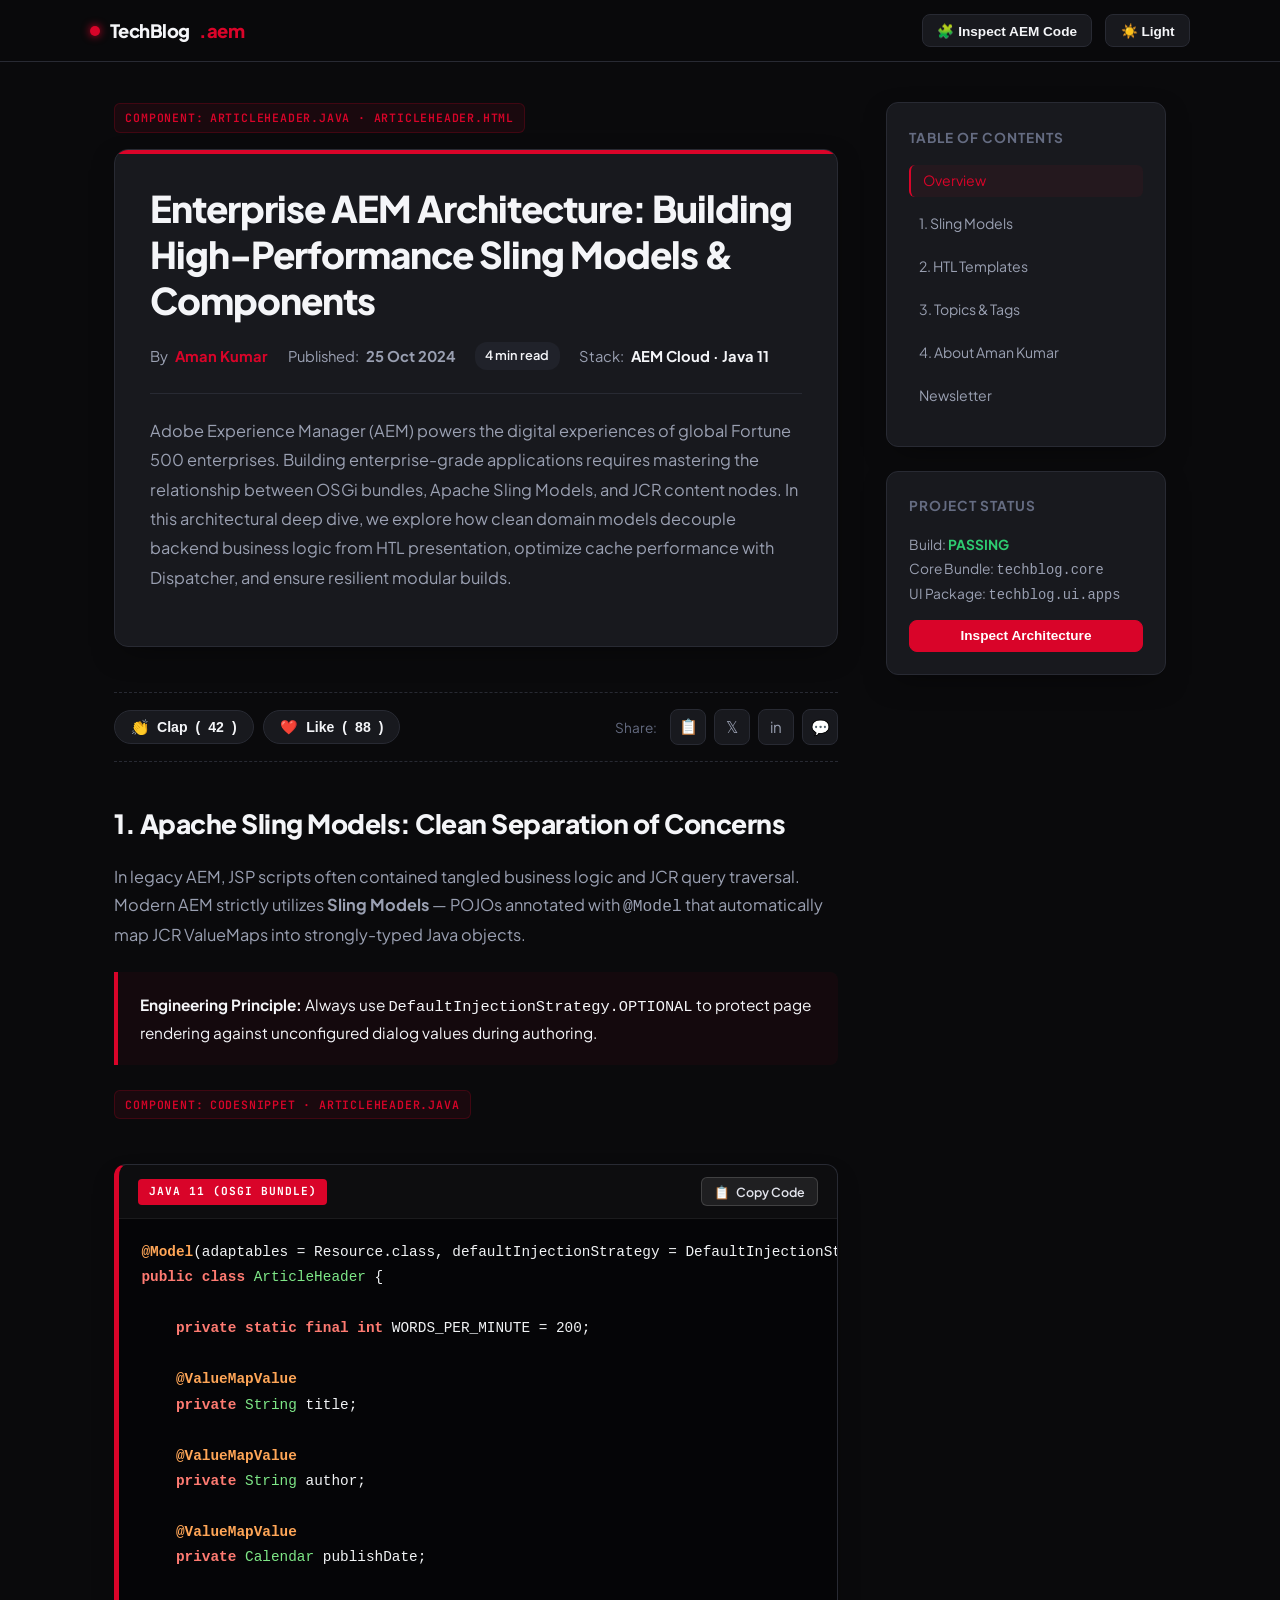
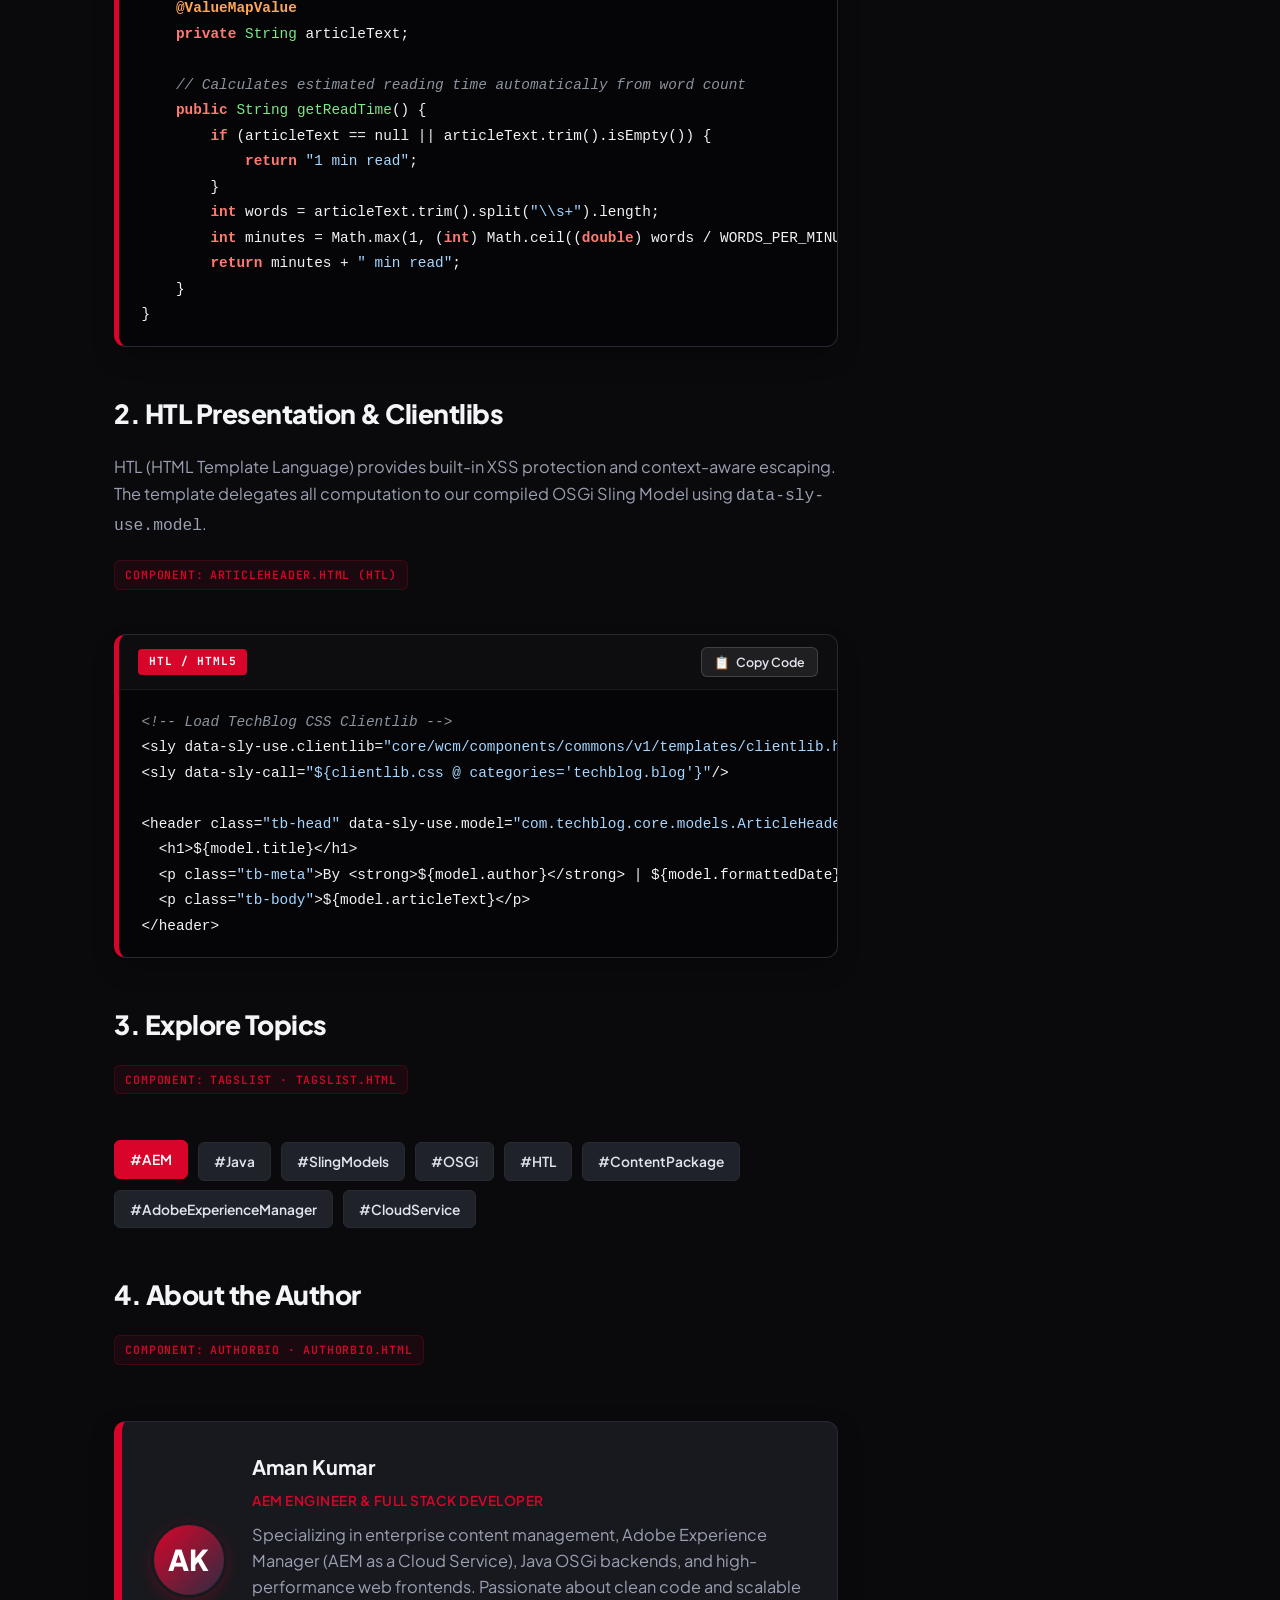
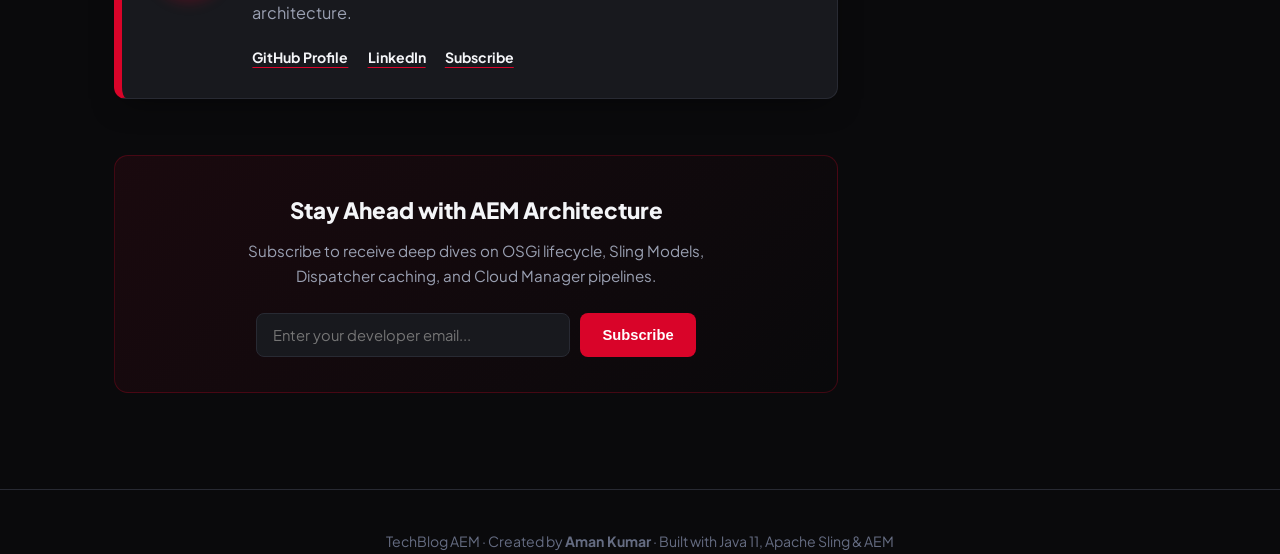
<file: index.html>
<!DOCTYPE html>
<html lang="en" data-theme="dark">
<head>
  <meta charset="UTF-8" />
  <meta name="viewport" content="width=device-width, initial-scale=1.0" />
  <meta name="description" content="TechBlog AEM — Enterprise CMS Architecture, Sling Models, OSGi, and HTL by Aman Kumar." />
  <meta name="author" content="Aman Kumar" />
  <title>TechBlog AEM — Enterprise CMS by Aman Kumar</title>

  <!-- Google Fonts -->
  <link rel="preconnect" href="https://fonts.googleapis.com" />
  <link rel="preconnect" href="https://fonts.gstatic.com" crossorigin />
  <link href="https://fonts.googleapis.com/css2?family=Plus+Jakarta+Sans:wght@400;500;600;700;800&family=JetBrains+Mono:wght@400;500;600;700&display=swap" rel="stylesheet" />

  <style>
    /* ========================================================
       DESIGN SYSTEM & CSS VARIABLES
       ======================================================== */
    :root {
      --primary: #d90429;
      --primary-hover: #ef233c;
      --primary-glow: rgba(217, 4, 41, 0.25);
      --font-main: 'Plus Jakarta Sans', system-ui, -apple-system, sans-serif;
      --font-code: 'JetBrains Mono', monospace;
      --transition: all 0.25s cubic-bezier(0.16, 1, 0.3, 1);
    }

    [data-theme="dark"] {
      --bg-body: #0a0a0c;
      --bg-surface: #121316;
      --bg-card: #18191e;
      --bg-card-hover: #1f2026;
      --border: #282a33;
      --border-highlight: #3c404f;
      --text-main: #f4f5f8;
      --text-muted: #9aa0b2;
      --text-dim: #656c82;
      --code-bg: #050507;
      --nav-bg: rgba(10, 10, 12, 0.85);
      --tag-bg: #20222a;
      --tag-hover: #d90429;
      --tag-text: #e2e4ec;
      --shadow: 0 10px 30px -10px rgba(0, 0, 0, 0.5);
    }

    [data-theme="light"] {
      --bg-body: #f8f9fa;
      --bg-surface: #ffffff;
      --bg-card: #ffffff;
      --bg-card-hover: #f1f3f5;
      --border: #e2e6eb;
      --border-highlight: #cbd3dc;
      --text-main: #111418;
      --text-muted: #495057;
      --text-dim: #868e96;
      --code-bg: #121316;
      --nav-bg: rgba(255, 255, 255, 0.88);
      --tag-bg: #e9ecef;
      --tag-hover: #d90429;
      --tag-text: #212529;
      --shadow: 0 10px 30px -10px rgba(0, 0, 0, 0.08);
    }

    /* Reset */
    *, *::before, *::after { box-sizing: border-box; margin: 0; padding: 0; }
    html { scroll-behavior: smooth; }
    body {
      font-family: var(--font-main);
      background-color: var(--bg-body);
      color: var(--text-main);
      line-height: 1.7;
      transition: background-color 0.3s ease, color 0.3s ease;
      min-height: 100vh;
      overflow-x: hidden;
    }

    /* Reading Progress Bar */
    #progress-container {
      position: fixed;
      top: 0;
      left: 0;
      width: 100%;
      height: 4px;
      background: transparent;
      z-index: 1000;
    }
    #progress-bar {
      height: 100%;
      width: 0%;
      background: linear-gradient(90deg, #d90429, #ff4d6d);
      box-shadow: 0 0 10px rgba(217, 4, 41, 0.7);
      transition: width 0.1s ease-out;
    }

    /* Sticky Navigation */
    .navbar {
      position: sticky;
      top: 0;
      z-index: 900;
      background: var(--nav-bg);
      backdrop-filter: blur(14px);
      -webkit-backdrop-filter: blur(14px);
      border-bottom: 1px solid var(--border);
      padding: 0.9rem 1.8rem;
    }
    .nav-container {
      max-width: 1100px;
      margin: 0 auto;
      display: flex;
      align-items: center;
      justify-content: space-between;
      gap: 1rem;
    }
    .brand {
      display: flex;
      align-items: center;
      gap: 0.6rem;
      text-decoration: none;
      color: var(--text-main);
      font-weight: 800;
      font-size: 1.15rem;
      letter-spacing: -0.5px;
    }
    .brand-badge {
      display: inline-block;
      width: 10px;
      height: 10px;
      background: var(--primary);
      border-radius: 50%;
      box-shadow: 0 0 8px var(--primary);
    }
    .brand-tag {
      background: var(--border);
      color: var(--text-muted);
      font-size: 0.7rem;
      padding: 0.15rem 0.5rem;
      border-radius: 4px;
      font-weight: 700;
      letter-spacing: 0.5px;
    }
    .nav-actions {
      display: flex;
      align-items: center;
      gap: 0.8rem;
    }
    .btn-nav {
      background: var(--bg-card);
      border: 1px solid var(--border);
      color: var(--text-main);
      padding: 0.45rem 0.9rem;
      border-radius: 8px;
      font-size: 0.85rem;
      font-weight: 600;
      cursor: pointer;
      display: inline-flex;
      align-items: center;
      gap: 0.4rem;
      transition: var(--transition);
      text-decoration: none;
    }
    .btn-nav:hover {
      border-color: var(--primary);
      color: var(--primary);
      transform: translateY(-1px);
    }
    .btn-primary {
      background: var(--primary);
      color: #fff !important;
      border-color: var(--primary);
    }
    .btn-primary:hover {
      background: var(--primary-hover);
      box-shadow: 0 4px 14px var(--primary-glow);
    }

    /* Layout */
    .container {
      max-width: 1100px;
      margin: 0 auto;
      padding: 2.5rem 1.5rem 5rem;
      display: grid;
      grid-template-columns: 1fr 280px;
      gap: 3rem;
    }
    @media (max-width: 900px) {
      .container {
        grid-template-columns: 1fr;
        gap: 2rem;
      }
      .sidebar { display: none; }
    }

    /* Main Article Area */
    .main-content { min-width: 0; }

    /* Component Badge Indicator */
    .component-label {
      display: inline-flex;
      align-items: center;
      gap: 0.4rem;
      font-family: var(--font-code);
      font-size: 0.72rem;
      font-weight: 600;
      color: var(--primary);
      background: rgba(217, 4, 41, 0.08);
      border: 1px solid rgba(217, 4, 41, 0.2);
      padding: 0.25rem 0.65rem;
      border-radius: 6px;
      margin-bottom: 1rem;
      text-transform: uppercase;
      letter-spacing: 0.8px;
    }

    /* Article Header */
    .article-header {
      background: var(--bg-card);
      border: 1px solid var(--border);
      border-radius: 14px;
      padding: 2.2rem;
      box-shadow: var(--shadow);
      margin-bottom: 2rem;
      position: relative;
      overflow: hidden;
    }
    .article-header::before {
      content: '';
      position: absolute;
      top: 0;
      left: 0;
      width: 100%;
      height: 4px;
      background: var(--primary);
    }
    .article-title {
      font-size: 2.3rem;
      font-weight: 800;
      line-height: 1.25;
      letter-spacing: -1px;
      margin-bottom: 1.2rem;
      color: var(--text-main);
    }
    .meta-bar {
      display: flex;
      flex-wrap: wrap;
      align-items: center;
      gap: 1.2rem;
      color: var(--text-muted);
      font-size: 0.92rem;
      padding-bottom: 1.4rem;
      margin-bottom: 1.4rem;
      border-bottom: 1px solid var(--border);
    }
    .meta-item {
      display: flex;
      align-items: center;
      gap: 0.45rem;
    }
    .author-highlight {
      color: var(--primary);
      font-weight: 700;
    }
    .read-time-pill {
      background: var(--tag-bg);
      color: var(--text-main);
      padding: 0.2rem 0.65rem;
      border-radius: 12px;
      font-size: 0.8rem;
      font-weight: 600;
    }
    .article-lead {
      font-size: 1.12rem;
      color: var(--text-main);
      line-height: 1.8;
      font-weight: 400;
    }

    /* Social Share & Action Bar */
    .action-toolbar {
      display: flex;
      align-items: center;
      justify-content: space-between;
      flex-wrap: wrap;
      gap: 1rem;
      padding: 1rem 0;
      margin: 1.5rem 0 2.5rem;
      border-top: 1px dashed var(--border);
      border-bottom: 1px dashed var(--border);
    }
    .reactions {
      display: flex;
      align-items: center;
      gap: 0.6rem;
    }
    .btn-react {
      background: var(--bg-card);
      border: 1px solid var(--border);
      color: var(--text-main);
      padding: 0.5rem 1rem;
      border-radius: 20px;
      font-size: 0.88rem;
      font-weight: 600;
      cursor: pointer;
      display: inline-flex;
      align-items: center;
      gap: 0.5rem;
      transition: var(--transition);
    }
    .btn-react:hover {
      border-color: var(--primary);
      transform: scale(1.04);
    }
    .btn-react.active {
      background: rgba(217, 4, 41, 0.12);
      border-color: var(--primary);
      color: var(--primary);
    }
    .share-group {
      display: flex;
      align-items: center;
      gap: 0.5rem;
    }
    .share-btn {
      width: 36px;
      height: 36px;
      border-radius: 8px;
      border: 1px solid var(--border);
      background: var(--bg-card);
      color: var(--text-muted);
      display: flex;
      align-items: center;
      justify-content: center;
      cursor: pointer;
      text-decoration: none;
      font-size: 0.95rem;
      transition: var(--transition);
    }
    .share-btn:hover {
      border-color: var(--primary);
      color: var(--primary);
      transform: translateY(-2px);
    }

    /* Typography & Sections */
    .content-section {
      margin-bottom: 2.8rem;
    }
    .content-section h2 {
      font-size: 1.65rem;
      font-weight: 800;
      letter-spacing: -0.5px;
      margin: 0 0 1rem;
      color: var(--text-main);
      display: flex;
      align-items: center;
      gap: 0.5rem;
    }
    .content-section p {
      color: var(--text-muted);
      margin-bottom: 1.2rem;
      font-size: 1.02rem;
    }
    .callout {
      background: rgba(217, 4, 41, 0.05);
      border-left: 4px solid var(--primary);
      padding: 1.2rem 1.4rem;
      border-radius: 0 8px 8px 0;
      margin: 1.5rem 0;
    }
    .callout p {
      color: var(--text-main);
      margin: 0;
      font-size: 0.96rem;
    }

    /* Code Snippet Component */
    .code-container {
      background: var(--code-bg);
      border: 1px solid var(--border);
      border-left: 5px solid var(--primary);
      border-radius: 12px;
      overflow: hidden;
      margin: 1.8rem 0;
      box-shadow: 0 12px 28px -8px rgba(0,0,0,0.4);
    }
    .code-header {
      display: flex;
      align-items: center;
      justify-content: space-between;
      padding: 0.75rem 1.2rem;
      background: rgba(255, 255, 255, 0.03);
      border-bottom: 1px solid rgba(255, 255, 255, 0.06);
    }
    .code-lang-badge {
      background: var(--primary);
      color: #fff;
      font-family: var(--font-code);
      font-size: 0.7rem;
      font-weight: 700;
      padding: 0.2rem 0.65rem;
      border-radius: 4px;
      letter-spacing: 1px;
      text-transform: uppercase;
    }
    .btn-copy {
      background: rgba(255, 255, 255, 0.08);
      border: 1px solid rgba(255, 255, 255, 0.15);
      color: #e2e4ec;
      padding: 0.35rem 0.75rem;
      border-radius: 6px;
      font-size: 0.78rem;
      font-family: var(--font-main);
      font-weight: 600;
      cursor: pointer;
      display: inline-flex;
      align-items: center;
      gap: 0.35rem;
      transition: var(--transition);
    }
    .btn-copy:hover {
      background: var(--primary);
      border-color: var(--primary);
      color: #fff;
    }
    .code-body {
      padding: 1.2rem 1.4rem;
      overflow-x: auto;
    }
    .code-body pre {
      margin: 0;
      font-family: var(--font-code);
      font-size: 0.9rem;
      line-height: 1.7;
      color: #f1f3f5;
    }
    /* Syntax highlights */
    .token-kw { color: #ff7b72; font-weight: 600; }
    .token-ann { color: #ffa657; font-weight: 600; }
    .token-str { color: #a5d6ff; }
    .token-type { color: #7ee787; }
    .token-comment { color: #8b949e; font-style: italic; }

    /* Author Bio Card Component */
    .author-card {
      background: var(--bg-card);
      border: 1px solid var(--border);
      border-left: 8px solid var(--primary);
      border-radius: 12px;
      padding: 1.8rem;
      margin: 2.5rem 0;
      display: flex;
      gap: 1.6rem;
      align-items: center;
      box-shadow: var(--shadow);
    }
    .author-avatar {
      width: 76px;
      height: 76px;
      background: linear-gradient(135deg, #d90429, #2b2d42);
      border-radius: 50%;
      display: flex;
      align-items: center;
      justify-content: center;
      color: #fff;
      font-weight: 800;
      font-size: 1.8rem;
      flex-shrink: 0;
      border: 3px solid var(--bg-card);
      box-shadow: 0 4px 14px var(--primary-glow);
    }
    .author-info h3 {
      font-size: 1.25rem;
      font-weight: 700;
      margin-bottom: 0.3rem;
      color: var(--text-main);
    }
    .author-role {
      font-size: 0.85rem;
      color: var(--primary);
      font-weight: 600;
      margin-bottom: 0.6rem;
      text-transform: uppercase;
      letter-spacing: 0.5px;
    }
    .author-bio {
      color: var(--text-muted);
      font-size: 0.95rem;
      margin-bottom: 0.9rem;
      line-height: 1.6;
    }
    .author-links {
      display: flex;
      gap: 1.2rem;
    }
    .author-links a {
      color: var(--text-main);
      font-weight: 700;
      font-size: 0.88rem;
      text-decoration: underline;
      text-decoration-color: var(--primary);
      text-underline-offset: 4px;
      transition: color 0.2s;
    }
    .author-links a:hover { color: var(--primary); }

    /* Tags Component */
    .tags-container {
      margin: 2rem 0;
    }
    .tags-list {
      list-style: none;
      display: flex;
      flex-wrap: wrap;
      gap: 0.6rem;
    }
    .tag-item {
      background: var(--tag-bg);
      color: var(--tag-text);
      padding: 0.4rem 0.95rem;
      border-radius: 6px;
      font-size: 0.86rem;
      font-weight: 600;
      cursor: pointer;
      border: 1px solid var(--border);
      transition: var(--transition);
      user-select: none;
    }
    .tag-item:hover, .tag-item.active {
      background: var(--primary);
      color: #fff;
      border-color: var(--primary);
      transform: translateY(-2px);
    }

    /* Newsletter Box */
    .newsletter-card {
      background: linear-gradient(135deg, rgba(217, 4, 41, 0.08), rgba(0, 0, 0, 0.02));
      border: 1px solid rgba(217, 4, 41, 0.25);
      border-radius: 14px;
      padding: 2.2rem;
      margin: 3.5rem 0 1rem;
      text-align: center;
    }
    .newsletter-card h3 {
      font-size: 1.4rem;
      font-weight: 800;
      margin-bottom: 0.5rem;
      color: var(--text-main);
    }
    .newsletter-card p {
      color: var(--text-muted);
      font-size: 0.95rem;
      max-width: 500px;
      margin: 0 auto 1.5rem;
    }
    .newsletter-form {
      display: flex;
      max-width: 440px;
      margin: 0 auto;
      gap: 0.6rem;
    }
    .newsletter-input {
      flex: 1;
      background: var(--bg-card);
      border: 1px solid var(--border);
      border-radius: 8px;
      padding: 0.75rem 1rem;
      color: var(--text-main);
      font-family: var(--font-main);
      font-size: 0.92rem;
      outline: none;
      transition: border-color 0.2s;
    }
    .newsletter-input:focus { border-color: var(--primary); }
    .btn-subscribe {
      background: var(--primary);
      color: #fff;
      border: none;
      border-radius: 8px;
      padding: 0.75rem 1.4rem;
      font-weight: 700;
      font-size: 0.92rem;
      cursor: pointer;
      transition: var(--transition);
    }
    .btn-subscribe:hover {
      background: var(--primary-hover);
      box-shadow: 0 4px 14px var(--primary-glow);
    }

    /* Sticky Sidebar / Table of Contents */
    .sidebar {
      position: sticky;
      top: 5rem;
      height: fit-content;
    }
    .sidebar-card {
      background: var(--bg-card);
      border: 1px solid var(--border);
      border-radius: 12px;
      padding: 1.4rem;
      margin-bottom: 1.5rem;
      box-shadow: var(--shadow);
    }
    .sidebar-title {
      font-size: 0.85rem;
      font-weight: 700;
      color: var(--text-dim);
      text-transform: uppercase;
      letter-spacing: 1px;
      margin-bottom: 1rem;
    }
    .toc-list {
      list-style: none;
    }
    .toc-item {
      margin-bottom: 0.7rem;
    }
    .toc-link {
      color: var(--text-muted);
      text-decoration: none;
      font-size: 0.88rem;
      display: block;
      padding: 0.25rem 0.5rem;
      border-radius: 6px;
      border-left: 2px solid transparent;
      transition: var(--transition);
    }
    .toc-link:hover, .toc-link.active {
      color: var(--primary);
      border-left-color: var(--primary);
      background: rgba(217, 4, 41, 0.06);
      padding-left: 0.75rem;
    }

    /* Recruiter / AEM Architecture Modal */
    .modal-overlay {
      position: fixed;
      inset: 0;
      background: rgba(0, 0, 0, 0.75);
      backdrop-filter: blur(8px);
      z-index: 2000;
      display: none;
      align-items: center;
      justify-content: center;
      padding: 1.5rem;
    }
    .modal-overlay.open { display: flex; }
    .modal-card {
      background: var(--bg-card);
      border: 1px solid var(--border);
      border-radius: 16px;
      max-width: 680px;
      width: 100%;
      max-height: 85vh;
      overflow-y: auto;
      padding: 2rem;
      box-shadow: 0 20px 50px rgba(0,0,0,0.6);
      position: relative;
    }
    .modal-header {
      display: flex;
      justify-content: space-between;
      align-items: center;
      margin-bottom: 1.4rem;
      border-bottom: 1px solid var(--border);
      padding-bottom: 0.8rem;
    }
    .modal-title {
      font-size: 1.3rem;
      font-weight: 800;
      color: var(--text-main);
    }
    .modal-close {
      background: transparent;
      border: none;
      color: var(--text-muted);
      font-size: 1.5rem;
      cursor: pointer;
      line-height: 1;
    }
    .arch-table {
      width: 100%;
      border-collapse: collapse;
      margin: 1rem 0;
      font-size: 0.85rem;
    }
    .arch-table th, .arch-table td {
      border: 1px solid var(--border);
      padding: 0.65rem 0.85rem;
      text-align: left;
    }
    .arch-table th {
      background: var(--bg-surface);
      color: var(--text-dim);
      font-weight: 700;
      text-transform: uppercase;
      font-size: 0.72rem;
      letter-spacing: 0.5px;
    }
    .arch-table code {
      font-family: var(--font-code);
      color: var(--primary);
      font-size: 0.8rem;
    }

    /* Toast Notification */
    #toast {
      position: fixed;
      bottom: 2rem;
      right: 2rem;
      background: #000;
      color: #fff;
      border: 1px solid var(--primary);
      padding: 0.75rem 1.4rem;
      border-radius: 8px;
      font-size: 0.9rem;
      font-weight: 600;
      box-shadow: 0 10px 25px rgba(0,0,0,0.4);
      z-index: 3000;
      transform: translateY(100px);
      opacity: 0;
      transition: transform 0.3s cubic-bezier(0.16, 1, 0.3, 1), opacity 0.3s ease;
      pointer-events: none;
    }
    #toast.show {
      transform: translateY(0);
      opacity: 1;
    }

    /* Footer */
    footer {
      border-top: 1px solid var(--border);
      padding: 2.5rem 1.5rem;
      text-align: center;
      color: var(--text-dim);
      font-size: 0.88rem;
    }
    footer a { color: var(--primary); text-decoration: none; font-weight: 600; }
  </style>
</head>
<body>

  <!-- Top Reading Progress Indicator -->
  <div id="progress-container"><div id="progress-bar"></div></div>

  <!-- Sticky Navbar -->
  <header class="navbar">
    <div class="nav-container">
      <a href="#" class="brand">
        <span class="brand-badge"></span>
        TechBlog<span style="color:var(--primary);">.aem</span>
      </a>
      <div class="nav-actions">
        <button class="btn-nav" id="btn-inspect" title="View AEM Architecture">
          🧩 Inspect AEM Code
        </button>
        <button class="btn-nav" id="btn-theme" title="Toggle Dark/Light Mode">
          🌙 Theme
        </button>
      </div>
    </div>
  </header>

  <!-- Content Grid -->
  <div class="container">

    <!-- Main Reading Column -->
    <main class="main-content">

      <!-- COMPONENT 1: ARTICLE HEADER -->
      <section id="overview" class="content-section">
        <div class="component-label">
          <span>Component:</span> ArticleHeader.java &middot; articleheader.html
        </div>
        <article class="article-header">
          <h1 class="article-title">Enterprise AEM Architecture: Building High-Performance Sling Models & Components</h1>
          <div class="meta-bar">
            <div class="meta-item">
              <span>By</span>
              <span class="author-highlight">Aman Kumar</span>
            </div>
            <div class="meta-item">
              <span>Published:</span>
              <strong>25 Oct 2024</strong>
            </div>
            <div class="meta-item">
              <span class="read-time-pill" id="calculated-read-time">4 min read</span>
            </div>
            <div class="meta-item">
              <span>Stack:</span>
              <strong style="color:var(--text-main);">AEM Cloud &middot; Java 11</strong>
            </div>
          </div>
          <p class="article-lead" id="article-body-text">
            Adobe Experience Manager (AEM) powers the digital experiences of global Fortune 500 enterprises. Building enterprise-grade applications requires mastering the relationship between OSGi bundles, Apache Sling Models, and JCR content nodes. 
            In this architectural deep dive, we explore how clean domain models decouple backend business logic from HTL presentation, optimize cache performance with Dispatcher, and ensure resilient modular builds.
          </p>
        </article>
      </section>

      <!-- Action Toolbar (Reactions & Sharing) -->
      <div class="action-toolbar">
        <div class="reactions">
          <button class="btn-react" id="btn-clap">
            👏 <span id="clap-text">Clap</span> (<strong id="clap-count">42</strong>)
          </button>
          <button class="btn-react" id="btn-like">
            ❤️ <span id="like-text">Like</span> (<strong id="like-count">88</strong>)
          </button>
        </div>
        <div class="share-group">
          <span style="font-size:0.85rem; color:var(--text-dim); margin-right:0.3rem;">Share:</span>
          <button class="share-btn" id="share-copy" title="Copy Link to Clipboard">📋</button>
          <a class="share-btn" id="share-x" target="_blank" rel="noopener" title="Share on X / Twitter">𝕏</a>
          <a class="share-btn" id="share-li" target="_blank" rel="noopener" title="Share on LinkedIn">in</a>
          <a class="share-btn" id="share-wa" target="_blank" rel="noopener" title="Share on WhatsApp">💬</a>
        </div>
      </div>

      <!-- SECTION 2: ARCHITECTURE & SLING MODELS -->
      <section id="sling-models" class="content-section">
        <h2>1. Apache Sling Models: Clean Separation of Concerns</h2>
        <p>
          In legacy AEM, JSP scripts often contained tangled business logic and JCR query traversal. Modern AEM strictly utilizes <strong>Sling Models</strong> — POJOs annotated with <code>@Model</code> that automatically map JCR ValueMaps into strongly-typed Java objects.
        </p>

        <div class="callout">
          <p>
            <strong>Engineering Principle:</strong> Always use <code>DefaultInjectionStrategy.OPTIONAL</code> to protect page rendering against unconfigured dialog values during authoring.
          </p>
        </div>

        <!-- COMPONENT 2: CODE SNIPPET -->
        <div class="component-label">
          <span>Component:</span> CodeSnippet &middot; ArticleHeader.java
        </div>
        <div class="code-container">
          <div class="code-header">
            <span class="code-lang-badge">JAVA 11 (OSGi Bundle)</span>
            <button class="btn-copy" data-target="code-java">
              <span>📋</span> Copy Code
            </button>
          </div>
          <div class="code-body">
            <pre id="code-java"><code><span class="token-ann">@Model</span>(adaptables = Resource.class, defaultInjectionStrategy = DefaultInjectionStrategy.OPTIONAL)
<span class="token-kw">public class</span> <span class="token-type">ArticleHeader</span> {

    <span class="token-kw">private static final int</span> WORDS_PER_MINUTE = 200;

    <span class="token-ann">@ValueMapValue</span>
    <span class="token-kw">private</span> <span class="token-type">String</span> title;

    <span class="token-ann">@ValueMapValue</span>
    <span class="token-kw">private</span> <span class="token-type">String</span> author;

    <span class="token-ann">@ValueMapValue</span>
    <span class="token-kw">private</span> <span class="token-type">Calendar</span> publishDate;

    <span class="token-ann">@ValueMapValue</span>
    <span class="token-kw">private</span> <span class="token-type">String</span> articleText;

    <span class="token-comment">// Calculates estimated reading time automatically from word count</span>
    <span class="token-kw">public</span> <span class="token-type">String</span> <span class="token-type">getReadTime</span>() {
        <span class="token-kw">if</span> (articleText == null || articleText.trim().isEmpty()) {
            <span class="token-kw">return</span> <span class="token-str">"1 min read"</span>;
        }
        <span class="token-kw">int</span> words = articleText.trim().split(<span class="token-str">"\\s+"</span>).length;
        <span class="token-kw">int</span> minutes = Math.max(1, (<span class="token-kw">int</span>) Math.ceil((<span class="token-kw">double</span>) words / WORDS_PER_MINUTE));
        <span class="token-kw">return</span> minutes + <span class="token-str">" min read"</span>;
    }
}</code></pre>
          </div>
        </div>
      </section>

      <!-- SECTION 3: HTL TEMPLATING -->
      <section id="htl-templates" class="content-section">
        <h2>2. HTL Presentation & Clientlibs</h2>
        <p>
          HTL (HTML Template Language) provides built-in XSS protection and context-aware escaping. The template delegates all computation to our compiled OSGi Sling Model using <code>data-sly-use.model</code>.
        </p>

        <div class="component-label">
          <span>Component:</span> articleheader.html (HTL)
        </div>
        <div class="code-container">
          <div class="code-header">
            <span class="code-lang-badge">HTL / HTML5</span>
            <button class="btn-copy" data-target="code-htl">
              <span>📋</span> Copy Code
            </button>
          </div>
          <div class="code-body">
            <pre id="code-htl"><code><span class="token-comment">&lt;!-- Load TechBlog CSS Clientlib --&gt;</span>
&lt;sly data-sly-use.clientlib=<span class="token-str">"core/wcm/components/commons/v1/templates/clientlib.html"</span>/&gt;
&lt;sly data-sly-call=<span class="token-str">"${clientlib.css @ categories='techblog.blog'}"</span>/&gt;

&lt;header class=<span class="token-str">"tb-head"</span> data-sly-use.model=<span class="token-str">"com.techblog.core.models.ArticleHeader"</span>&gt;
  &lt;h1&gt;${model.title}&lt;/h1&gt;
  &lt;p class=<span class="token-str">"tb-meta"</span>&gt;By &lt;strong&gt;${model.author}&lt;/strong&gt; | ${model.formattedDate} | ${model.readTime}&lt;/p&gt;
  &lt;p class=<span class="token-str">"tb-body"</span>&gt;${model.articleText}&lt;/p&gt;
&lt;/header&gt;</code></pre>
          </div>
        </div>
      </section>

      <!-- COMPONENT 3: TAGS LIST -->
      <section id="topics" class="content-section">
        <h2>3. Explore Topics</h2>
        <div class="component-label">
          <span>Component:</span> TagsList &middot; tagslist.html
        </div>
        <div class="tags-container">
          <ul class="tags-list">
            <li class="tag-item active">#AEM</li>
            <li class="tag-item">#Java</li>
            <li class="tag-item">#SlingModels</li>
            <li class="tag-item">#OSGi</li>
            <li class="tag-item">#HTL</li>
            <li class="tag-item">#ContentPackage</li>
            <li class="tag-item">#AdobeExperienceManager</li>
            <li class="tag-item">#CloudService</li>
          </ul>
        </div>
      </section>

      <!-- COMPONENT 4: AUTHOR BIO -->
      <section id="author" class="content-section">
        <h2>4. About the Author</h2>
        <div class="component-label">
          <span>Component:</span> AuthorBio &middot; authorbio.html
        </div>
        <div class="author-card">
          <div class="author-avatar">AK</div>
          <div class="author-info">
            <h3>Aman Kumar</h3>
            <div class="author-role">AEM Engineer &amp; Full Stack Developer</div>
            <p class="author-bio">
              Specializing in enterprise content management, Adobe Experience Manager (AEM as a Cloud Service), Java OSGi backends, and high-performance web frontends. Passionate about clean code and scalable architecture.
            </p>
            <div class="author-links">
              <a href="https://github.com" target="_blank" rel="noopener">GitHub Profile</a>
              <a href="https://linkedin.com" target="_blank" rel="noopener">LinkedIn</a>
              <a href="#newsletter">Subscribe</a>
            </div>
          </div>
        </div>
      </section>

      <!-- NEWSLETTER / SUBSCRIBE COMPONENT -->
      <section id="newsletter" class="newsletter-card">
        <h3>Stay Ahead with AEM Architecture</h3>
        <p>Subscribe to receive deep dives on OSGi lifecycle, Sling Models, Dispatcher caching, and Cloud Manager pipelines.</p>
        <form class="newsletter-form" id="newsletter-form">
          <input type="email" class="newsletter-input" id="subscriber-email" placeholder="Enter your developer email..." required />
          <button type="submit" class="btn-subscribe">Subscribe</button>
        </form>
      </section>

    </main>

    <!-- Sidebar: Table of Contents & Info -->
    <aside class="sidebar">
      <div class="sidebar-card">
        <div class="sidebar-title">Table of Contents</div>
        <ul class="toc-list">
          <li class="toc-item"><a href="#overview" class="toc-link active">Overview</a></li>
          <li class="toc-item"><a href="#sling-models" class="toc-link">1. Sling Models</a></li>
          <li class="toc-item"><a href="#htl-templates" class="toc-link">2. HTL Templates</a></li>
          <li class="toc-item"><a href="#topics" class="toc-link">3. Topics &amp; Tags</a></li>
          <li class="toc-item"><a href="#author" class="toc-link">4. About Aman Kumar</a></li>
          <li class="toc-item"><a href="#newsletter" class="toc-link">Newsletter</a></li>
        </ul>
      </div>

      <div class="sidebar-card">
        <div class="sidebar-title">Project Status</div>
        <p style="font-size:0.86rem; color:var(--text-muted); margin-bottom:0.8rem;">
          Build: <strong style="color:#2ecc71;">PASSING</strong><br />
          Core Bundle: <code>techblog.core</code><br />
          UI Package: <code>techblog.ui.apps</code>
        </p>
        <button class="btn-nav btn-primary" style="width:100%; justify-content:center;" onclick="document.getElementById('btn-inspect').click();">
          Inspect Architecture
        </button>
      </div>
    </aside>

  </div>

  <!-- AEM Architecture Inspector Modal -->
  <div class="modal-overlay" id="modal-arch">
    <div class="modal-card">
      <div class="modal-header">
        <h3 class="modal-title">🧩 AEM Component &amp; Bundle Mapping</h3>
        <button class="modal-close" id="modal-close">&times;</button>
      </div>
      <p style="font-size:0.92rem; color:var(--text-muted); margin-bottom:1rem;">
        This project follows Adobe's standard multi-module Maven structure, strictly separating OSGi backend logic from JCR content packages:
      </p>

      <table class="arch-table">
        <thead>
          <tr>
            <th>Component</th>
            <th>Backend Model (Java)</th>
            <th>Frontend Template (HTL)</th>
          </tr>
        </thead>
        <tbody>
          <tr>
            <td><strong>Article Header</strong></td>
            <td><code>com.techblog.core.models.ArticleHeader</code></td>
            <td><code>/apps/techblog/components/articleheader</code></td>
          </tr>
          <tr>
            <td><strong>Code Snippet</strong></td>
            <td><em>JCR ValueMap properties</em></td>
            <td><code>/apps/techblog/components/codesnippet</code></td>
          </tr>
          <tr>
            <td><strong>Author Bio</strong></td>
            <td><em>JCR ValueMap properties</em></td>
            <td><code>/apps/techblog/components/authorbio</code></td>
          </tr>
          <tr>
            <td><strong>Tags List</strong></td>
            <td><em>Multi-value String array</em></td>
            <td><code>/apps/techblog/components/tagslist</code></td>
          </tr>
        </tbody>
      </table>

      <h4 style="font-size:0.95rem; margin:1.2rem 0 0.5rem; color:var(--text-main);">One-Click Local Deployment</h4>
      <p style="font-size:0.86rem; color:var(--text-muted);">
        Run <code>setup-and-deploy.bat</code> from terminal to automatically compile the OSGi bundle and deploy the content package to <code>http://localhost:4502</code>.
      </p>
    </div>
  </div>

  <!-- Toast Notification -->
  <div id="toast">Message</div>

  <!-- Footer -->
  <footer>
    <p>TechBlog AEM &middot; Created by <strong>Aman Kumar</strong> &middot; Built with Java 11, Apache Sling &amp; AEM</p>
  </footer>

  <!-- Interactive JavaScript Logic -->
  <script>
    // 1. Reading Progress Bar
    window.addEventListener('scroll', () => {
      const winScroll = document.documentElement.scrollTop || document.body.scrollTop;
      const height = document.documentElement.scrollHeight - document.documentElement.clientHeight;
      const scrolled = (winScroll / height) * 100;
      document.getElementById('progress-bar').style.width = scrolled + '%';
    });

    // 2. Dark / Light Mode Toggle
    const themeBtn = document.getElementById('btn-theme');
    const savedTheme = localStorage.getItem('techblog-theme') || 'dark';
    document.documentElement.setAttribute('data-theme', savedTheme);
    updateThemeBtn(savedTheme);

    themeBtn.addEventListener('click', () => {
      const current = document.documentElement.getAttribute('data-theme');
      const next = current === 'dark' ? 'light' : 'dark';
      document.documentElement.setAttribute('data-theme', next);
      localStorage.setItem('techblog-theme', next);
      updateThemeBtn(next);
      showToast(next === 'dark' ? '🌙 Dark Mode Activated' : '☀️ Light Mode Activated');
    });

    function updateThemeBtn(t) {
      themeBtn.innerHTML = t === 'dark' ? '☀️ Light' : '🌙 Dark';
    }

    // 3. Toast Notifications
    function showToast(msg) {
      const toast = document.getElementById('toast');
      toast.innerText = msg;
      toast.classList.add('show');
      setTimeout(() => { toast.classList.remove('show'); }, 2400);
    }

    // 4. Copy Code Snippet Buttons
    document.querySelectorAll('.btn-copy').forEach(btn => {
      btn.addEventListener('click', () => {
        const targetId = btn.getAttribute('data-target');
        const codeText = document.getElementById(targetId).innerText;
        navigator.clipboard.writeText(codeText).then(() => {
          const original = btn.innerHTML;
          btn.innerHTML = '<span>✅</span> Copied!';
          btn.style.background = '#2ecc71';
          btn.style.borderColor = '#2ecc71';
          showToast('Code copied to clipboard!');
          setTimeout(() => {
            btn.innerHTML = original;
            btn.style.background = '';
            btn.style.borderColor = '';
          }, 2000);
        });
      });
    });

    // 5. Reactions (Clap & Like with localStorage)
    const clapBtn = document.getElementById('btn-clap');
    const clapCount = document.getElementById('clap-count');
    let claps = parseInt(localStorage.getItem('techblog-claps') || '42', 10);
    clapCount.innerText = claps;

    clapBtn.addEventListener('click', () => {
      claps++;
      clapCount.innerText = claps;
      localStorage.setItem('techblog-claps', claps);
      clapBtn.classList.add('active');
      showToast('👏 Thanks for the applause!');
    });

    const likeBtn = document.getElementById('btn-like');
    const likeCount = document.getElementById('like-count');
    let likes = parseInt(localStorage.getItem('techblog-likes') || '88', 10);
    likeCount.innerText = likes;

    likeBtn.addEventListener('click', () => {
      likes++;
      likeCount.innerText = likes;
      localStorage.setItem('techblog-likes', likes);
      likeBtn.classList.add('active');
      showToast('❤️ Thank you for liking!');
    });

    // 6. Social Share Buttons
    document.getElementById('share-copy').addEventListener('click', () => {
      navigator.clipboard.writeText(window.location.href);
      showToast('🔗 Page link copied to clipboard!');
    });

    const pageUrl = encodeURIComponent(window.location.href);
    const pageTitle = encodeURIComponent('Enterprise AEM Architecture by Aman Kumar');
    document.getElementById('share-x').href = `https://twitter.com/intent/tweet?url=${pageUrl}&text=${pageTitle}`;
    document.getElementById('share-li').href = `https://www.linkedin.com/sharing/share-offsite/?url=${pageUrl}`;
    document.getElementById('share-wa').href = `https://api.whatsapp.com/send?text=${pageTitle}%20${pageUrl}`;

    // 7. Table of Contents Scroll-Spy
    const sections = document.querySelectorAll('.content-section');
    const tocLinks = document.querySelectorAll('.toc-link');

    window.addEventListener('scroll', () => {
      let current = '';
      sections.forEach(sec => {
        const top = sec.offsetTop - 120;
        if (pageYOffset >= top) {
          current = sec.getAttribute('id');
        }
      });
      tocLinks.forEach(link => {
        link.classList.remove('active');
        if (link.getAttribute('href') === '#' + current) {
          link.classList.add('active');
        }
      });
    });

    // 8. Interactive Tags
    document.querySelectorAll('.tag-item').forEach(tag => {
      tag.addEventListener('click', () => {
        tag.classList.toggle('active');
        showToast(`Filtered by ${tag.innerText}`);
      });
    });

    // 9. Newsletter Subscription
    document.getElementById('newsletter-form').addEventListener('submit', (e) => {
      e.preventDefault();
      const email = document.getElementById('subscriber-email').value;
      showToast(`🎉 Subscribed! Welcome, ${email}`);
      document.getElementById('subscriber-email').value = '';
    });

    // 10. AEM Inspector Modal
    const modal = document.getElementById('modal-arch');
    document.getElementById('btn-inspect').addEventListener('click', () => {
      modal.classList.add('open');
    });
    document.getElementById('modal-close').addEventListener('click', () => {
      modal.classList.remove('open');
    });
    modal.addEventListener('click', (e) => {
      if (e.target === modal) modal.classList.remove('open');
    });
  </script>
</body>
</html>
</file>
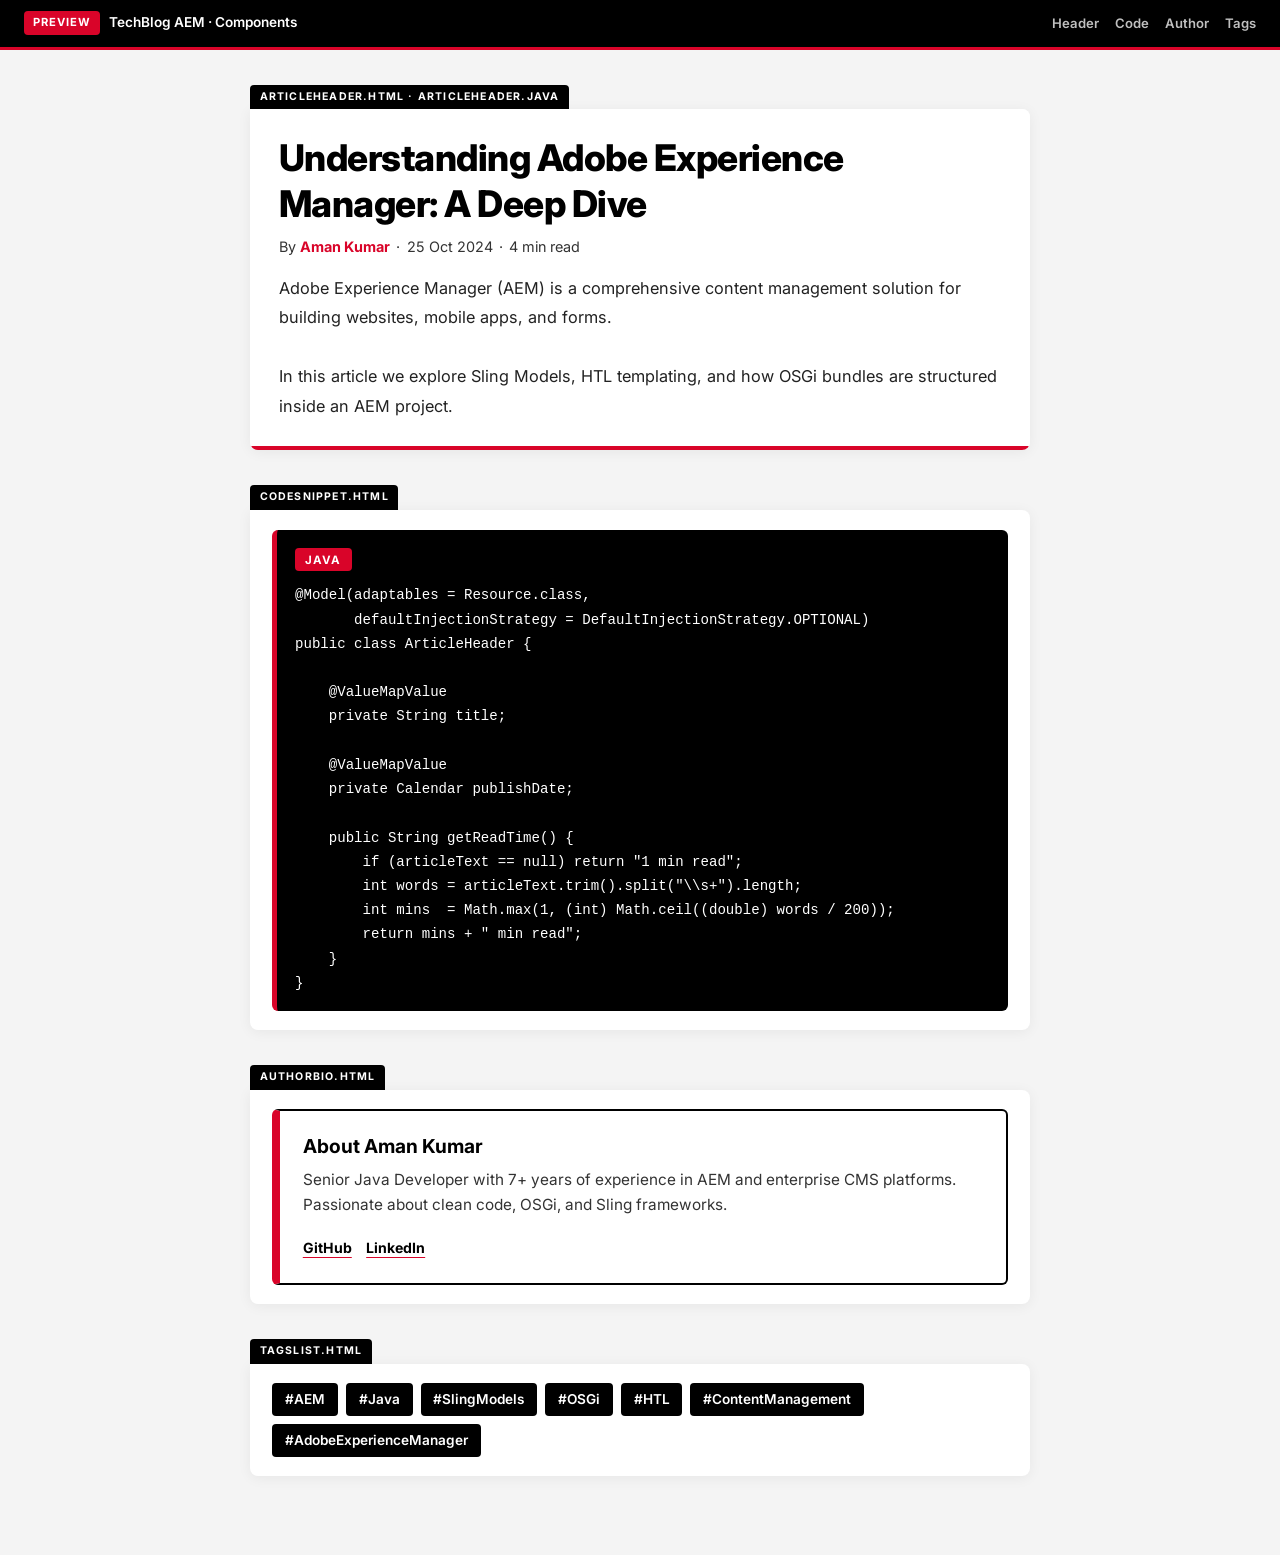
<file: preview.html>
<!DOCTYPE html>
<html lang="en">
<head>
  <meta charset="UTF-8" />
  <meta name="viewport" content="width=device-width, initial-scale=1.0, maximum-scale=5.0" />
  <title>TechBlog AEM - Component Preview</title>
  <link rel="preconnect" href="https://fonts.googleapis.com" />
  <link rel="preconnect" href="https://fonts.gstatic.com" crossorigin />
  <link href="https://fonts.googleapis.com/css2?family=Inter:wght@400;600;700;800&family=JetBrains+Mono:wght@400;700&display=swap" rel="stylesheet" />
  <style>
    /* ── Reset & Base ──────────────────────────────────── */
    *, *::before, *::after { box-sizing: border-box; margin: 0; padding: 0; }
    html { scroll-behavior: smooth; -webkit-text-size-adjust: 100%; }
    body {
      font-family: "Inter", -apple-system, BlinkMacSystemFont, "Segoe UI", Roboto, sans-serif;
      background: #f4f4f4;
      color: #000;
      min-height: 100vh;
      line-height: 1.6;
      overflow-x: hidden;
    }

    /* ── Sticky Top Bar (Responsive Nav) ────────────────── */
    .preview-bar {
      position: sticky;
      top: 0;
      z-index: 100;
      background: #000;
      color: #fff;
      padding: 0.6rem 1.5rem;
      display: flex;
      align-items: center;
      justify-content: space-between;
      gap: 0.8rem;
      border-bottom: 3px solid #d90429;
      font-size: 0.85rem;
      font-weight: 600;
    }
    .preview-brand {
      display: flex;
      align-items: center;
      gap: 0.6rem;
      flex-shrink: 0;
    }
    .preview-bar .badge {
      background: #d90429;
      color: #fff;
      padding: 0.2rem 0.55rem;
      border-radius: 4px;
      font-size: 0.7rem;
      letter-spacing: 1px;
      text-transform: uppercase;
      font-weight: 700;
    }
    .preview-title {
      font-size: 0.85rem;
      white-space: nowrap;
    }
    .preview-bar nav {
      display: flex;
      gap: 1rem;
      overflow-x: auto;
      white-space: nowrap;
      -webkit-overflow-scrolling: touch;
      scrollbar-width: none;
      padding: 0.2rem 0;
    }
    .preview-bar nav::-webkit-scrollbar { display: none; }
    .preview-bar nav a {
      color: #fff;
      text-decoration: none;
      opacity: 0.75;
      font-size: 0.82rem;
      transition: opacity 0.2s, color 0.2s;
    }
    .preview-bar nav a:hover { opacity: 1; color: #d90429; }

    /* ── Page Wrapper ──────────────────────────────────── */
    .page-wrapper {
      max-width: 820px;
      margin: 0 auto;
      padding: 2rem 1.25rem 4rem;
    }

    /* ── Component Box & Label ─────────────────────────── */
    .section-label {
      display: inline-block;
      background: #000;
      color: #fff;
      font-size: 0.66rem;
      font-weight: 700;
      letter-spacing: 1.2px;
      text-transform: uppercase;
      padding: 0.25rem 0.6rem;
      border-radius: 4px 4px 0 0;
      margin-bottom: 0;
      word-break: break-all;
    }
    .component-block {
      margin-bottom: 2rem;
      border-radius: 0 8px 8px 8px;
      overflow: hidden;
      box-shadow: 0 2px 14px rgba(0,0,0,0.06);
      background: #fff;
    }

    /* ── ACTUAL COMPONENT THEME (blog.css) ─────────────── */
    :root { --tb-black: #000; --tb-white: #fff; --tb-red: #d90429; }

    /* 1. Article Header */
    .tb-head {
      background: #fff;
      color: #000;
      padding: 1.6rem 1.8rem;
      border-bottom: 4px solid #d90429;
    }
    .tb-head h1 {
      font-size: clamp(1.45rem, 3.5vw + 0.6rem, 2.3rem);
      font-weight: 800;
      margin: 0 0 0.5rem;
      letter-spacing: -0.5px;
      line-height: 1.25;
      word-wrap: break-word;
    }
    .tb-meta {
      color: #333;
      font-size: clamp(0.8rem, 2vw + 0.3rem, 0.9rem);
      margin: 0 0 1rem;
      display: flex;
      flex-wrap: wrap;
      align-items: center;
      gap: 0.4rem;
    }
    .tb-meta strong { color: #d90429; }
    .tb-body {
      line-height: 1.8;
      white-space: pre-line;
      color: #222;
      font-size: clamp(0.92rem, 1.5vw + 0.4rem, 1.02rem);
    }

    /* 2. Code Snippet */
    .inner { padding: 1.2rem 1.4rem; }
    .tb-code {
      background: #000;
      color: #fff;
      border-left: 5px solid #d90429;
      border-radius: 6px;
      padding: 1rem 1.1rem;
      overflow-x: auto;
      -webkit-overflow-scrolling: touch;
    }
    .tb-lang {
      display: inline-block;
      background: #d90429;
      color: #fff;
      padding: 0.15rem 0.65rem;
      border-radius: 4px;
      font-size: 0.72rem;
      font-weight: 700;
      text-transform: uppercase;
      letter-spacing: 1px;
    }
    .tb-code pre {
      margin: 0.75rem 0 0;
      color: #fff;
      font-family: "JetBrains Mono", monospace;
      font-size: clamp(0.78rem, 2vw + 0.2rem, 0.88rem);
      line-height: 1.65;
      white-space: pre;
      overflow-x: auto;
    }

    /* 3. Author Bio */
    .tb-author {
      background: #fff;
      color: #000;
      border: 2px solid #000;
      border-left: 8px solid #d90429;
      padding: 1.2rem 1.4rem;
      border-radius: 6px;
    }
    .tb-author h3 {
      margin-top: 0;
      margin-bottom: 0.45rem;
      font-size: clamp(1.05rem, 2.5vw + 0.3rem, 1.2rem);
      font-weight: 700;
    }
    .tb-author p {
      margin-bottom: 0.9rem;
      line-height: 1.6;
      color: #333;
      font-size: clamp(0.88rem, 1.5vw + 0.4rem, 0.96rem);
    }
    .author-links-group {
      display: flex;
      flex-wrap: wrap;
      gap: 0.9rem;
    }
    .tb-author a {
      color: #000;
      font-weight: 700;
      font-size: 0.88rem;
      text-decoration: underline;
      text-decoration-color: #d90429;
      text-underline-offset: 4px;
      transition: color 0.2s;
      display: inline-flex;
      align-items: center;
      min-height: 32px;
    }
    .tb-author a:hover { color: #d90429; }

    /* 4. Tags List */
    .tb-tags {
      list-style: none;
      display: flex;
      gap: 0.5rem;
      padding: 0;
      flex-wrap: wrap;
    }
    .tb-tags li {
      background: #000;
      color: #fff;
      padding: 0.35rem 0.8rem;
      border-radius: 4px;
      font-size: clamp(0.78rem, 2vw + 0.1rem, 0.85rem);
      font-weight: 600;
      cursor: default;
      transition: background 0.2s, transform 0.15s;
      user-select: none;
    }
    .tb-tags li:hover {
      background: #d90429;
      transform: translateY(-1px);
    }

    /* ── Mobile & Tablet Media Queries ─────────────────── */
    @media (max-width: 640px) {
      .preview-bar {
        padding: 0.5rem 0.9rem;
        flex-direction: column;
        align-items: flex-start;
        gap: 0.4rem;
      }
      .preview-bar nav {
        width: 100%;
        gap: 0.8rem;
      }
      .preview-title { font-size: 0.78rem; }

      .page-wrapper {
        padding: 1.2rem 0.75rem 3rem;
      }
      .tb-head {
        padding: 1.2rem 1rem;
      }
      .inner {
        padding: 0.9rem 0.85rem;
      }
      .tb-code {
        padding: 0.85rem 0.8rem;
      }
      .tb-author {
        padding: 1rem 0.9rem;
        border-left-width: 6px;
      }
    }

    @media (max-width: 380px) {
      .preview-bar {
        padding: 0.4rem 0.6rem;
      }
      .page-wrapper {
        padding: 1rem 0.5rem 2.5rem;
      }
      .tb-head {
        padding: 1rem 0.75rem;
      }
      .tb-tags li {
        padding: 0.3rem 0.65rem;
      }
    }
  </style>
</head>
<body>

  <!-- Responsive Sticky Navbar -->
  <header class="preview-bar">
    <div class="preview-brand">
      <span class="badge">Preview</span>
      <span class="preview-title">TechBlog AEM &middot; Components</span>
    </div>
    <nav>
      <a href="#article-header">Header</a>
      <a href="#code-snippet">Code</a>
      <a href="#author-bio">Author</a>
      <a href="#tags-list">Tags</a>
    </nav>
  </header>

  <main class="page-wrapper">

    <!-- 1. ARTICLE HEADER -->
    <section id="article-header">
      <span class="section-label">articleheader.html &middot; ArticleHeader.java</span>
      <div class="component-block">
        <header class="tb-head">
          <h1>Understanding Adobe Experience Manager: A Deep Dive</h1>
          <p class="tb-meta">
            <span>By <strong>Aman Kumar</strong></span>
            <span>&middot;</span>
            <span>25 Oct 2024</span>
            <span>&middot;</span>
            <span>4 min read</span>
          </p>
          <p class="tb-body">Adobe Experience Manager (AEM) is a comprehensive content management solution for building websites, mobile apps, and forms.

In this article we explore Sling Models, HTL templating, and how OSGi bundles are structured inside an AEM project.</p>
        </header>
      </div>
    </section>

    <!-- 2. CODE SNIPPET -->
    <section id="code-snippet">
      <span class="section-label">codesnippet.html</span>
      <div class="component-block">
        <div class="inner">
          <div class="tb-code">
            <span class="tb-lang">Java</span>
            <pre><code>@Model(adaptables = Resource.class,
       defaultInjectionStrategy = DefaultInjectionStrategy.OPTIONAL)
public class ArticleHeader {

    @ValueMapValue
    private String title;

    @ValueMapValue
    private Calendar publishDate;

    public String getReadTime() {
        if (articleText == null) return "1 min read";
        int words = articleText.trim().split("\\s+").length;
        int mins  = Math.max(1, (int) Math.ceil((double) words / 200));
        return mins + " min read";
    }
}</code></pre>
          </div>
        </div>
      </div>
    </section>

    <!-- 3. AUTHOR BIO -->
    <section id="author-bio">
      <span class="section-label">authorbio.html</span>
      <div class="component-block">
        <div class="inner">
          <div class="tb-author">
            <h3>About Aman Kumar</h3>
            <p>Senior Java Developer with 7+ years of experience in AEM and enterprise CMS platforms. Passionate about clean code, OSGi, and Sling frameworks.</p>
            <div class="author-links-group">
              <a href="https://github.com/Aman-codes0-0" target="_blank" rel="noopener">GitHub</a>
              <a href="https://linkedin.com" target="_blank" rel="noopener">LinkedIn</a>
            </div>
          </div>
        </div>
      </div>
    </section>

    <!-- 4. TAGS LIST -->
    <section id="tags-list">
      <span class="section-label">tagslist.html</span>
      <div class="component-block">
        <div class="inner">
          <ul class="tb-tags">
            <li>#AEM</li>
            <li>#Java</li>
            <li>#SlingModels</li>
            <li>#OSGi</li>
            <li>#HTL</li>
            <li>#ContentManagement</li>
            <li>#AdobeExperienceManager</li>
          </ul>
        </div>
      </div>
    </section>

  </main>
</body>
</html>
</file>
